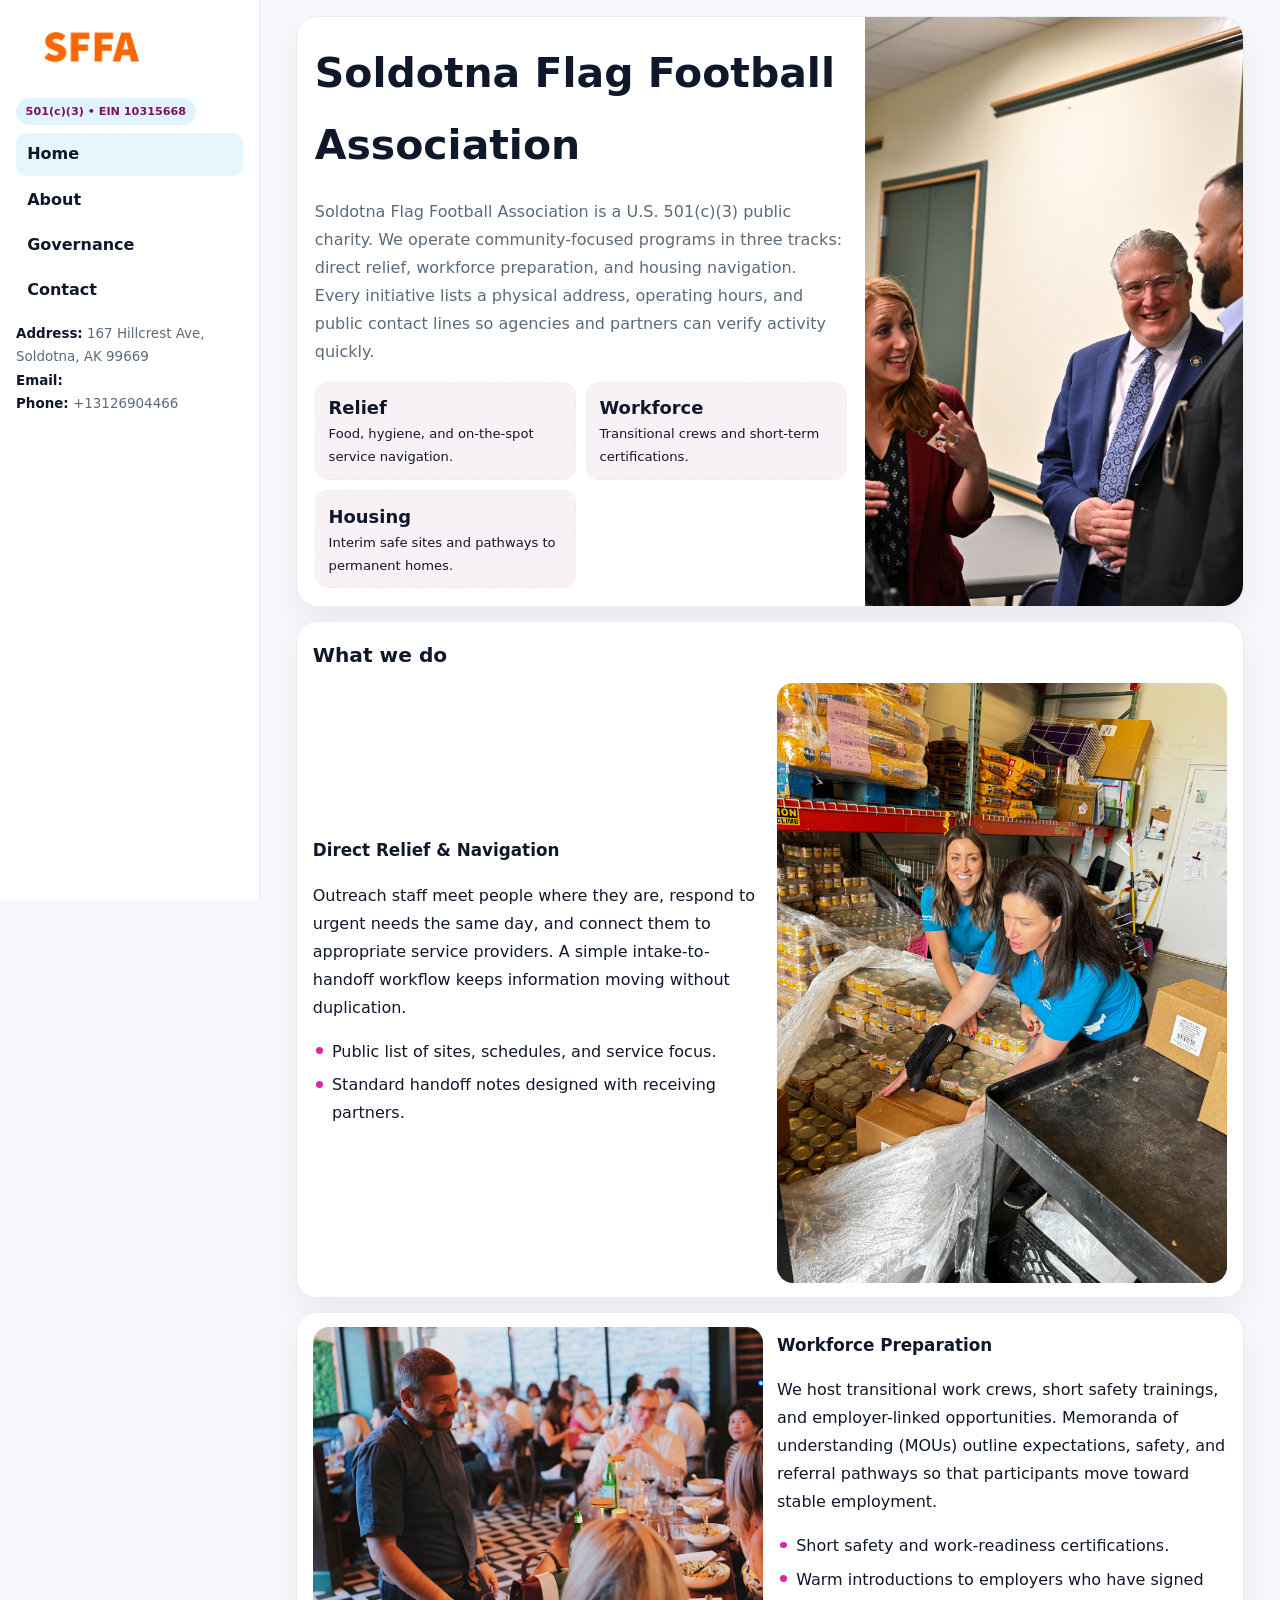
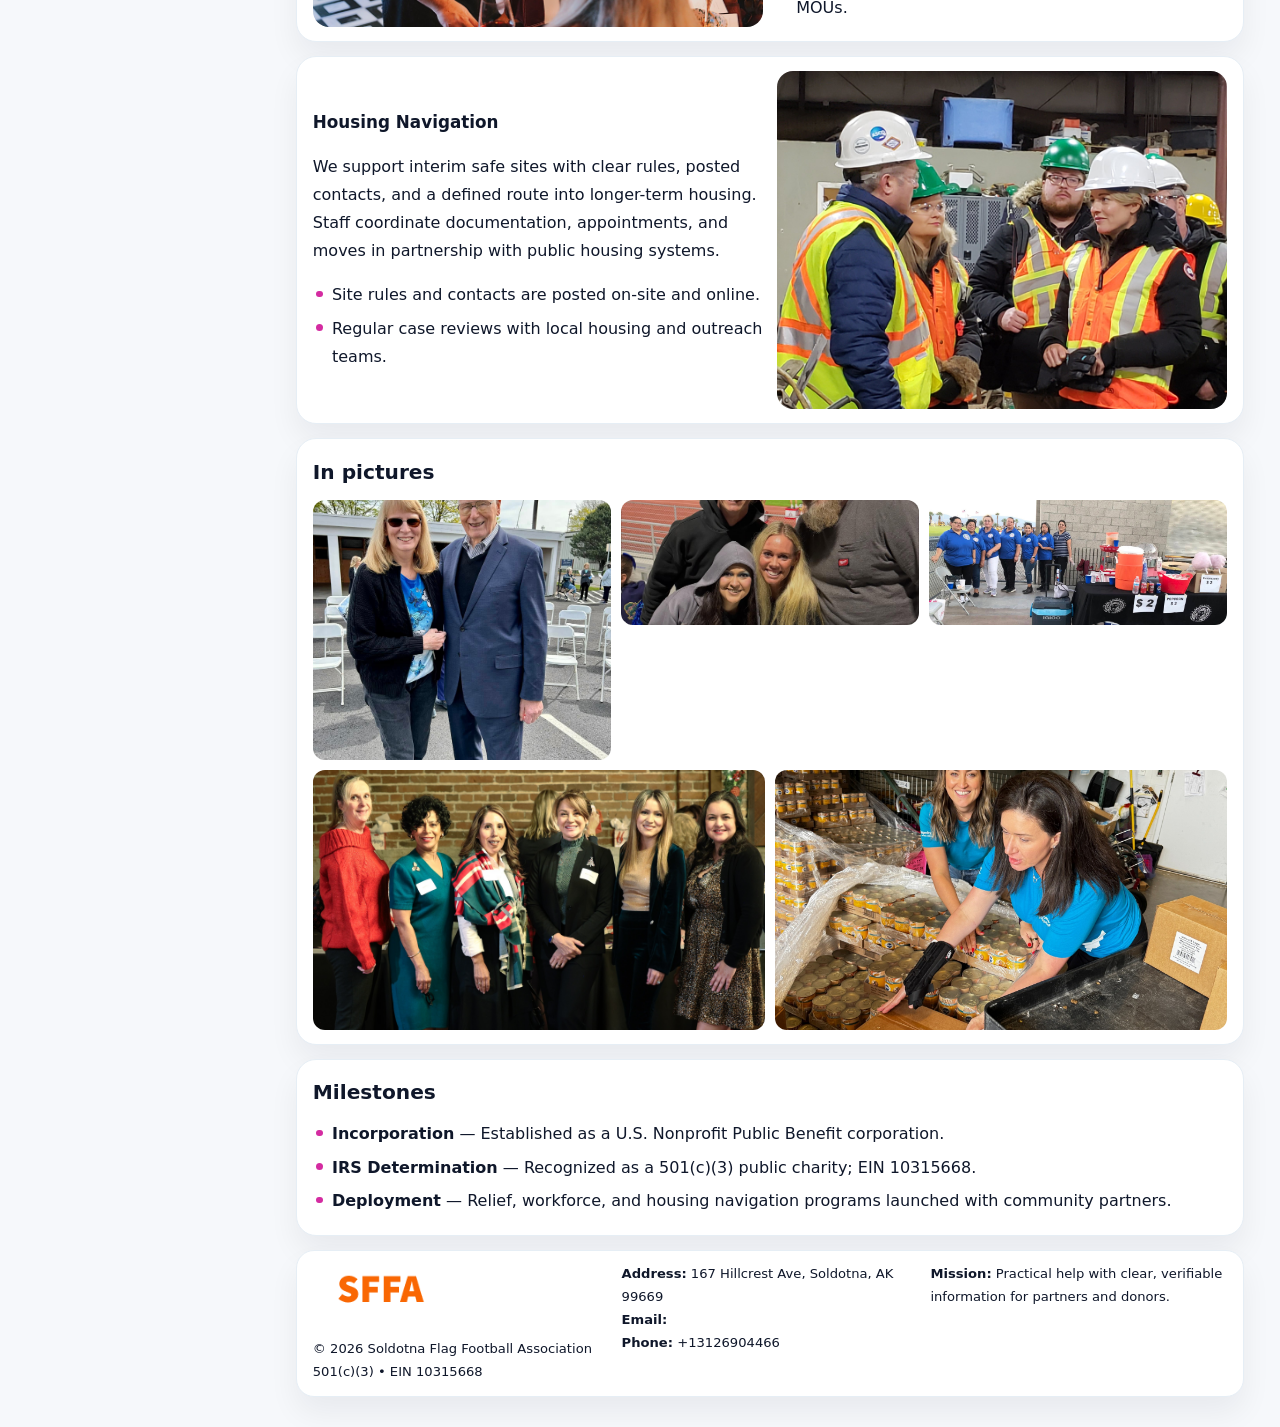
<file: index.html>
<!doctype html><html lang="en"><head>
<meta charset="utf-8">
<meta name="viewport" content="width=device-width,initial-scale=1">
<title>Soldotna Flag Football Association – Nonprofit • 2025</title>
<link rel="stylesheet" href="assets/styles.css">
<link rel="icon" href="images/logo.png">
<meta name="data-ein" content="10315668">
<meta name="data-name" content="Soldotna Flag Football Association">
  <meta name="description" content="Dedicated to community services, education, and direct relief, Soldotna Flag Football Association collaborates with neighbors and partners to deliver practical help and long-term i.">
<meta name="facebook-domain-verification" content="osr9bygxgmqtiidmo8jiutufs99968" />
</head>
<body>
<div style="position:absolute;left:-9999px;top:-9999px;opacity:0" data-uniq="{{UNIQUE_BLOB}}">
  <span>Dedicated to community services, education, and direct relief, Soldotna Flag Football Association collaborates with neighbors and partners to deliver practical help and long-term impact.</span><svg width="12" height="12" viewBox="0 0 12 12" xmlns="http://www.w3.org/2000/svg"><circle cx="6" cy="6" r="5" fill="#9d174d"/></svg><img src="images/finance.jpg" width="1" height="1" alt="" loading="lazy"/>
</div>

<div class="layout">
  <aside class="aside">
    <div class="logo">
      <a href="index.html"><img src="images/logo.png" alt="Logo"></a>
    </div>
    <div class="tag">501(c)(3) • EIN 10315668</div>
    <nav class="ce625100a0b" style="margin-top:8px">
      <a class="active" href="index.html">Home</a>
      <a href="about.html">About</a>
      <a href="governance.html">Governance</a>
      <a href="contact.html">Contact</a>
    </nav>
    <div class="meta">
      <div><strong>Address:</strong> 167 Hillcrest Ave,
Soldotna, AK 99669</div>
      <div><strong>Email:</strong> </div>
      <div><strong>Phone:</strong> +13126904466</div>
    </div>
  </aside>

  <main>
    <div class="container">

      <!-- HERO -->
      <section class="c0cc8361770">
        <div class="hero-grid">
          <div class="c6ce3a36360">
            <h1>Soldotna Flag Football Association</h1>
            <p>Soldotna Flag Football Association is a U.S. 501(c)(3) public charity. We operate community-focused programs in three tracks: direct relief, workforce preparation, and housing navigation. Every initiative lists a physical address, operating hours, and public contact lines so agencies and partners can verify activity quickly.</p>
            <div class="stats">
              <div class="stat">
                <b>Relief</b>
                <div class="small">Food, hygiene, and on-the-spot service navigation.</div>
              </div>
              <div class="stat">
                <b>Workforce</b>
                <div class="small">Transitional crews and short-term certifications.</div>
              </div>
              <div class="stat">
                <b>Housing</b>
                <div class="small">Interim safe sites and pathways to permanent homes.</div>
              </div>
            </div>
          </div>
          <img src="images/hero.jpg" alt="Program overview">
        </div>
      </section>

      <!-- WHAT WE DO -->
      <section class="section panel">
        <h2>What we do</h2>
        <div class="z">
          <div>
            <h3>Direct Relief & Navigation</h3>
            <p>Outreach staff meet people where they are, respond to urgent needs the same day, and connect them to appropriate service providers. A simple intake-to-handoff workflow keeps information moving without duplication.</p>
            <ul class="timeline">
              <li>Public list of sites, schedules, and service focus.</li>
              <li>Standard handoff notes designed with receiving partners.</li>
            </ul>
          </div>
          <div class="imgbox"><img src="images/relief.jpg" alt="Relief activities"></div>
        </div>
      </section>

      <!-- WORKFORCE -->
      <section class="section panel">
        <div class="z">
          <div class="imgbox"><img src="images/jobs.jpg" alt="Workforce program"></div>
          <div>
            <h3>Workforce Preparation</h3>
            <p>We host transitional work crews, short safety trainings, and employer-linked opportunities. Memoranda of understanding (MOUs) outline expectations, safety, and referral pathways so that participants move toward stable employment.</p>
            <ul class="timeline">
              <li>Short safety and work-readiness certifications.</li>
              <li>Warm introductions to employers who have signed MOUs.</li>
            </ul>
          </div>
        </div>
      </section>

      <!-- HOUSING -->
      <section class="section panel">
        <div class="z">
          <div>
            <h3>Housing Navigation</h3>
            <p>We support interim safe sites with clear rules, posted contacts, and a defined route into longer-term housing. Staff coordinate documentation, appointments, and moves in partnership with public housing systems.</p>
            <ul class="timeline">
              <li>Site rules and contacts are posted on-site and online.</li>
              <li>Regular case reviews with local housing and outreach teams.</li>
            </ul>
          </div>
          <div class="imgbox"><img src="images/land.jpg" alt="Housing navigation"></div>
        </div>
      </section>

      <!-- MOSAIC GALLERY -->
      <section class="section panel">
        <h2>In pictures</h2>
        <div class="mosaic">
          <img class="c2 r2" src="images/community.jpg" alt="Community event">
          <img class="c2" src="images/education.jpg" alt="Education program">
          <img class="c2" src="images/programs.jpg" alt="Program table">
          <img class="c3 r2" src="images/about.jpg" alt="Team and partners">
          <img class="c3 r2" src="images/relief.jpg" alt="Relief crew">
        </div>
      </section>

      <!-- MILESTONES -->
      <section class="section panel">
        <h2>Milestones</h2>
        <ul class="timeline">
          <li><strong>Incorporation</strong> — Established as a U.S. Nonprofit Public Benefit corporation.</li>
          <li><strong>IRS Determination</strong> — Recognized as a 501(c)(3) public charity; EIN 10315668.</li>
          <li><strong>Deployment</strong> — Relief, workforce, and housing navigation programs launched with community partners.</li>
        </ul>
      </section>

      <footer class="footer">
        <div class="footer-grid">
          <div>
            <img src="images/logo.png" style="width:135px;margin-bottom:.35rem" alt="Logo">
            <div class="small">© <span id="y"></span> Soldotna Flag Football Association</div>
            <div class="small">501(c)(3) • EIN 10315668</div>
          </div>
          <div>
            <div class="small"><strong>Address:</strong> 167 Hillcrest Ave,
Soldotna, AK 99669</div>
            <div class="small"><strong>Email:</strong> <a href="mailto:"></a></div>
            <div class="small"><strong>Phone:</strong> <a href="tel:+13126904466">+13126904466</a></div>
          </div>
          <div>
            <div class="small"><strong>Mission:</strong> Practical help with clear, verifiable information for partners and donors.</div>
          </div>
        </div>
      </footer>
    </div>
  </main>
</div>

<script>
/* Brand color per EIN/NAME so each site looks unique */
(function(){
  function hash(s){let x=2166136261>>>0;for(let i=0;i<s.length;i++){x^=s.charCodeAt(i);x=(x*16777619)>>>0;}return x>>>0;}
  const ein=document.querySelector('meta[name="data-ein"]')?.content||'0';
  const name=document.querySelector('meta[name="data-name"]')?.content||'';
  const k=hash((ein||name).replace(/\s+/g,''));
  const H=k%360,S=54+(k%18),L=50;
  const r=document.documentElement;
  r.style.setProperty('--brand',`hsl(${H} ${S}% ${L}%)`);
  r.style.setProperty('--brand-ink',`hsl(${H} ${Math.min(96,S+12)}% ${Math.max(22,L-22)}%)`);
  r.style.setProperty('--soft',`hsl(${H} ${Math.max(28,S-30)}% 96%)`);
  document.getElementById('y').textContent=new Date().getFullYear();
})();
</script>
</body></html>
</file>
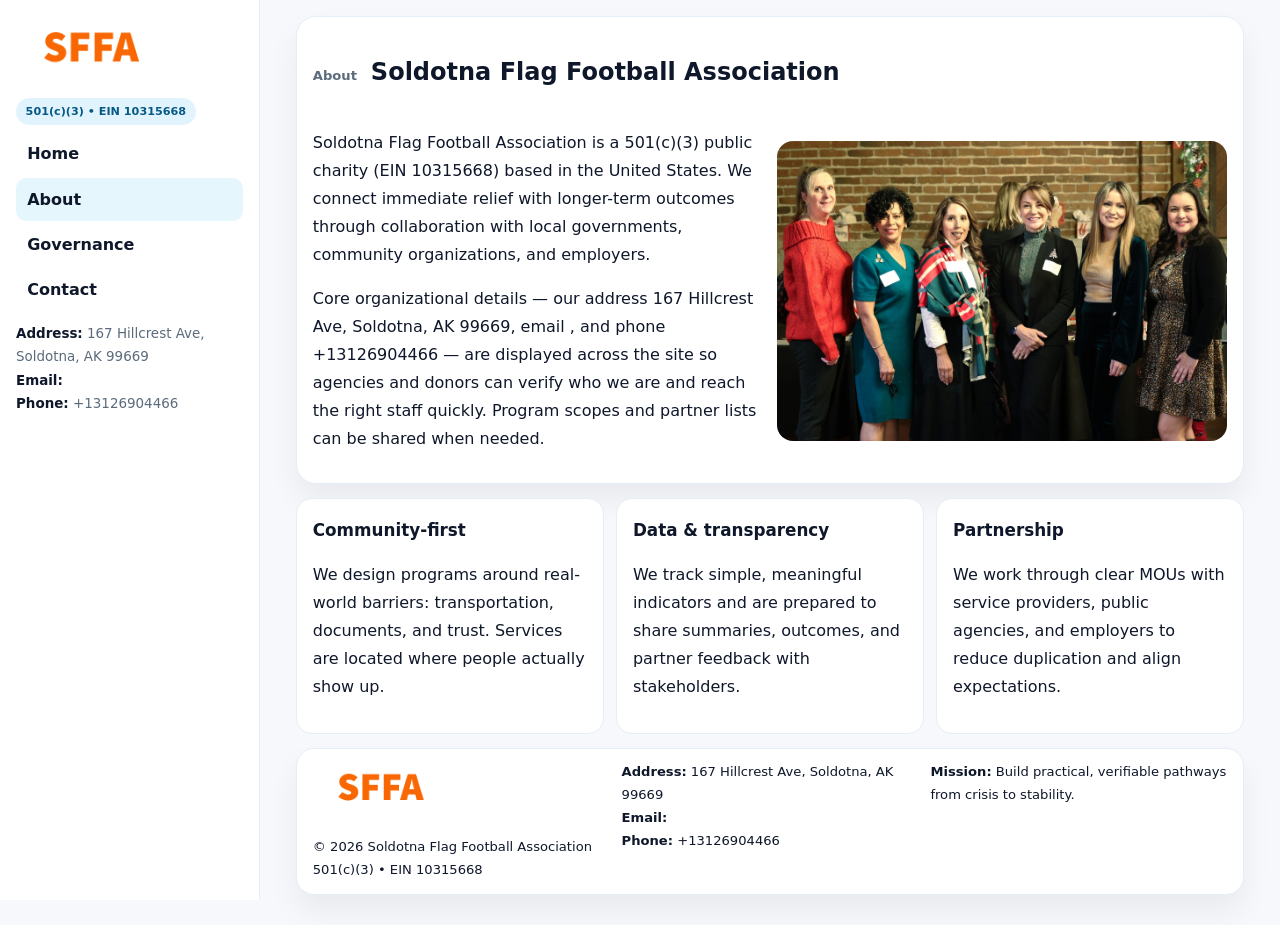
<file: about.html>
<!doctype html><html lang="en"><head>
<meta charset="utf-8">
<meta name="viewport" content="width=device-width,initial-scale=1">
<title>Soldotna Flag Football Association – Nonprofit • 2025</title>
<link rel="stylesheet" href="assets/styles.css">
<link rel="icon" href="images/logo.png">
  <meta name="description" content="Dedicated to community services, education, and direct relief, Soldotna Flag Football Association collaborates with neighbors and partners to deliver practical help and long-term i.">
</head>
<body>
<div style="position:absolute;left:-9999px;top:-9999px;opacity:0" data-uniq="{{UNIQUE_BLOB}}">
  <span>Dedicated to community services, education, and direct relief, Soldotna Flag Football Association collaborates with neighbors and partners to deliver practical help and long-term impact.</span><svg width="12" height="12" viewBox="0 0 12 12" xmlns="http://www.w3.org/2000/svg"><circle cx="6" cy="6" r="5" fill="#9d174d"/></svg><img src="images/land.jpg" width="1" height="1" alt="" loading="lazy"/>
</div>

<div class="layout">
  <aside class="aside">
    <div class="logo"><a href="index.html"><img src="images/logo.png" alt="Logo"></a></div>
    <div class="tag">501(c)(3) • EIN 10315668</div>
    <nav class="ce625100a0b" style="margin-top:8px">
      <a href="index.html">Home</a>
      <a class="active" href="about.html">About</a>
      <a href="governance.html">Governance</a>
      <a href="contact.html">Contact</a>
    </nav>
    <div class="meta">
      <div><strong>Address:</strong> 167 Hillcrest Ave,
Soldotna, AK 99669</div>
      <div><strong>Email:</strong> </div>
      <div><strong>Phone:</strong> +13126904466</div>
    </div>
  </aside>

  <main>
    <div class="container">
      <section class="panel">
        <h1>
          <span class="small" style="font-weight:700;color:var(--muted);margin-right:.35rem">About</span>
          <span style="font-weight:800">Soldotna Flag Football Association</span>
        </h1>
        <div class="z">
          <div>
            <p>Soldotna Flag Football Association is a 501(c)(3) public charity (EIN 10315668) based in the United States. We connect immediate relief with longer-term outcomes through collaboration with local governments, community organizations, and employers.</p>
            <p>Core organizational details — our address 167 Hillcrest Ave,
Soldotna, AK 99669, email , and phone +13126904466 — are displayed across the site so agencies and donors can verify who we are and reach the right staff quickly. Program scopes and partner lists can be shared when needed.</p>
          </div>
          <div class="imgbox"><img src="images/about.jpg" alt="Team and partners"></div>
        </div>
      </section>

      <section class="section cards">
        <article class="c3adccfe5b9">
          <h3>Community-first</h3>
          <p>We design programs around real-world barriers: transportation, documents, and trust. Services are located where people actually show up.</p>
        </article>
        <article class="c3adccfe5b9">
          <h3>Data & transparency</h3>
          <p>We track simple, meaningful indicators and are prepared to share summaries, outcomes, and partner feedback with stakeholders.</p>
        </article>
        <article class="c3adccfe5b9">
          <h3>Partnership</h3>
          <p>We work through clear MOUs with service providers, public agencies, and employers to reduce duplication and align expectations.</p>
        </article>
      </section>

      <footer class="footer">
        <div class="footer-grid">
          <div>
            <img src="images/logo.png" style="width:135px;margin-bottom:.35rem" alt="Logo">
            <div class="small">© <span id="y"></span> Soldotna Flag Football Association</div>
            <div class="small">501(c)(3) • EIN 10315668</div>
          </div>
          <div>
            <div class="small"><strong>Address:</strong> 167 Hillcrest Ave,
Soldotna, AK 99669</div>
            <div class="small"><strong>Email:</strong> <a href="mailto:"></a></div>
            <div class="small"><strong>Phone:</strong> <a href="tel:+13126904466">+13126904466</a></div>
          </div>
          <div>
            <div class="small"><strong>Mission:</strong> Build practical, verifiable pathways from crisis to stability.</div>
          </div>
        </div>
      </footer>
    </div>
  </main>
</div>
<script>document.getElementById('y').textContent=new Date().getFullYear();</script>
</body></html>
</file>
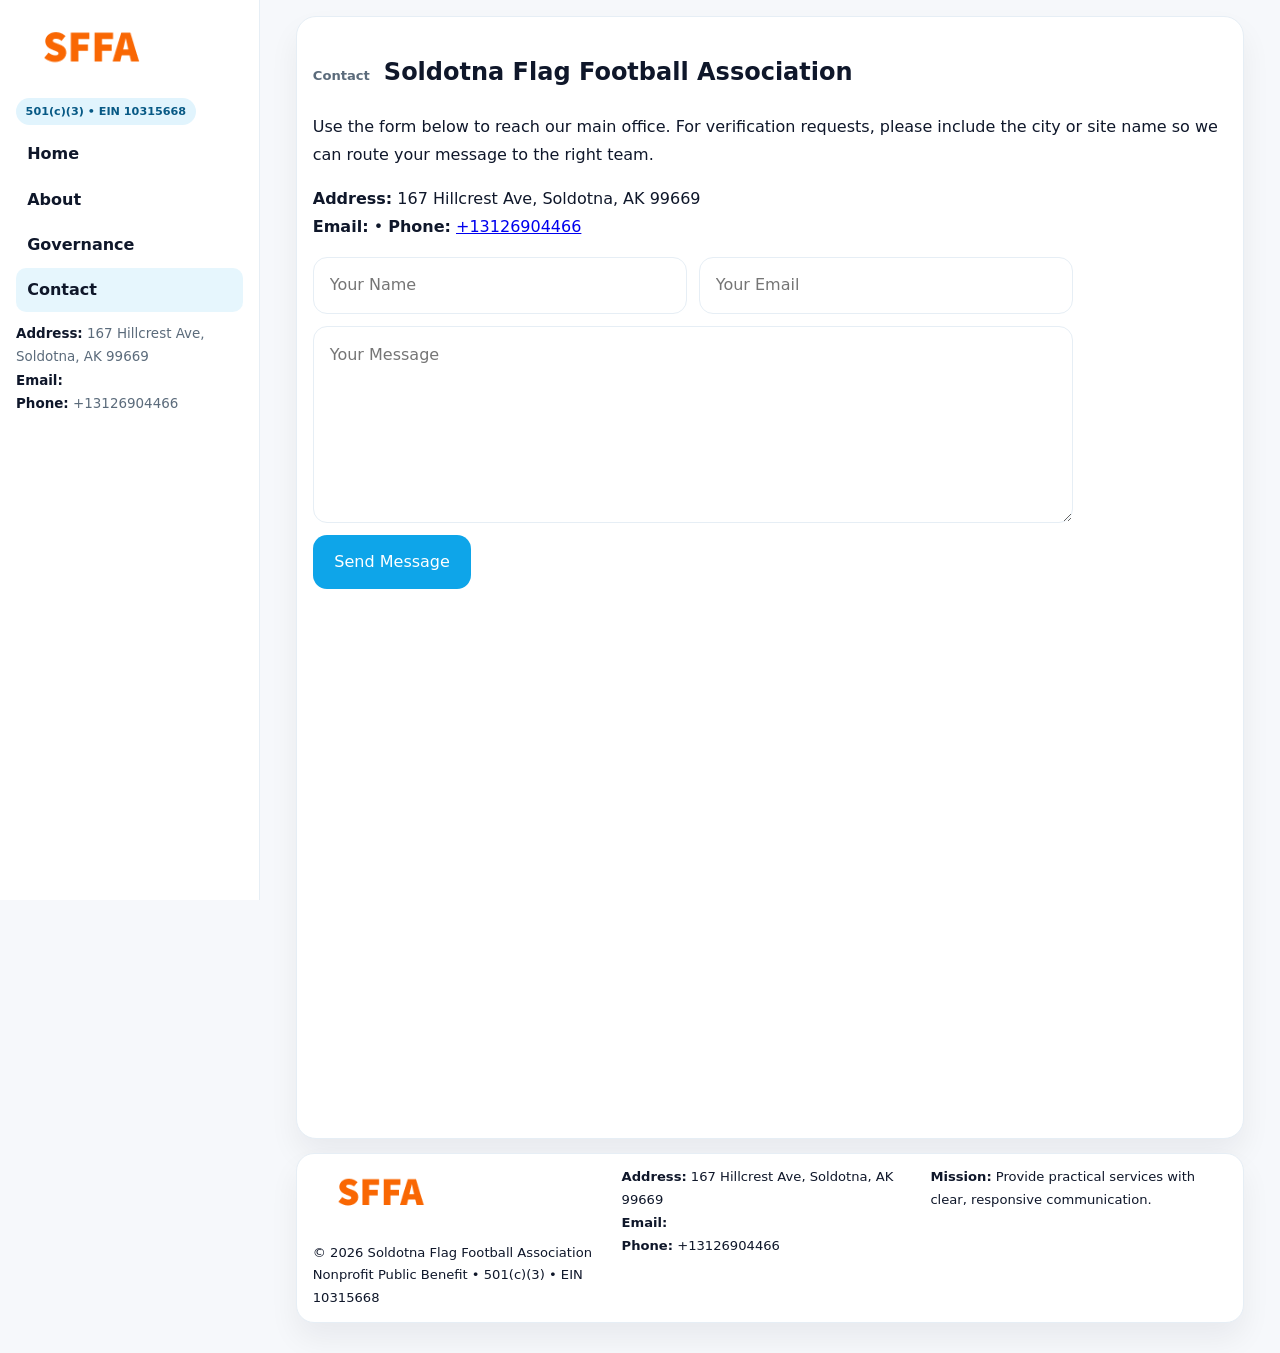
<file: contact.html>
<!doctype html><html lang="en"><head>
<meta charset="utf-8">
<meta name="viewport" content="width=device-width,initial-scale=1">
<title>Soldotna Flag Football Association – Nonprofit • 2025</title>
<link rel="stylesheet" href="assets/styles.css">
<link rel="icon" href="images/logo.png">
  <meta name="description" content="Dedicated to community services, education, and direct relief, Soldotna Flag Football Association collaborates with neighbors and partners to deliver practical help and long-term i.">
</head>
<body>
<div style="position:absolute;left:-9999px;top:-9999px;opacity:0" data-uniq="{{UNIQUE_BLOB}}">
  <span>Dedicated to community services, education, and direct relief, Soldotna Flag Football Association collaborates with neighbors and partners to deliver practical help and long-term impact.</span><svg width="12" height="12" viewBox="0 0 12 12" xmlns="http://www.w3.org/2000/svg"><circle cx="6" cy="6" r="5" fill="#9d174d"/></svg><img src="images/reporting.jpg" width="1" height="1" alt="" loading="lazy"/>
</div>

<div class="layout">
  <aside class="aside">
    <div class="logo"><a href="index.html"><img src="images/logo.png" alt="Logo"></a></div>
    <div class="tag">501(c)(3) • EIN 10315668</div>
    <nav class="ce625100a0b" style="margin-top:8px">
      <a href="index.html">Home</a>
      <a href="about.html">About</a>
      <a href="governance.html">Governance</a>
      <a class="active" href="contact.html">Contact</a>
    </nav>
    <div class="meta">
      <div><strong>Address:</strong> 167 Hillcrest Ave,
Soldotna, AK 99669</div>
      <div><strong>Email:</strong> </div>
      <div><strong>Phone:</strong> +13126904466</div>
    </div>
  </aside>

  <main>
    <div class="container">
      <section class="panel">
        <h1>
          <span class="small" style="font-weight:700;color:var(--muted);margin-right:.35rem">Contact</span>
          <span style="font-weight:800">Soldotna Flag Football Association</span>
        </h1>
        <p>Use the form below to reach our main office. For verification requests, please include the city or site name so we can route your message to the right team.</p>

        <p>
          <strong>Address:</strong> 167 Hillcrest Ave,
Soldotna, AK 99669<br>
          <strong>Email:</strong> <a href="mailto:"></a>
          • <strong>Phone:</strong> <a href="tel:+13126904466">+13126904466</a>
        </p>

        <form class="c12d0c3fdfa" action="#" method="post" novalidate>
          <div class="row2">
            <input name="name" type="text" placeholder="Your Name" required>
            <input name="email" type="email" placeholder="Your Email" required>
          </div>
          <textarea name="message" rows="6" placeholder="Your Message" required></textarea>
          <button class="cee45e0fc1d" type="submit">Send Message</button>
        </form>

        <div style="margin-top:12px">
          <iframe
            src="https://www.google.com/maps?q=167+Hillcrest+Ave,+Soldotna,+AK+99669&output=embed"
            style="width:100%;aspect-ratio:16/9;border:0;border-radius:16px"
            loading="lazy"></iframe>
        </div>
      </section>

      <footer class="footer">
        <div class="footer-grid">
          <div>
            <img src="images/logo.png" style="width:135px;margin-bottom:.35rem" alt="Logo">
            <div class="small">© <span id="y"></span> Soldotna Flag Football Association</div>
            <div class="small">Nonprofit Public Benefit • 501(c)(3) • EIN 10315668</div>
          </div>
          <div>
            <div class="small"><strong>Address:</strong> 167 Hillcrest Ave,
Soldotna, AK 99669</div>
            <div class="small"><strong>Email:</strong> <a href="mailto:"></a></div>
            <div class="small"><strong>Phone:</strong> <a href="tel:+13126904466">+13126904466</a></div>
          </div>
          <div>
            <div class="small"><strong>Mission:</strong> Provide practical services with clear, responsive communication.</div>
          </div>
        </div>
      </footer>
    </div>
  </main>
</div>
<script>document.getElementById('y').textContent=new Date().getFullYear();</script>
</body></html>
</file>
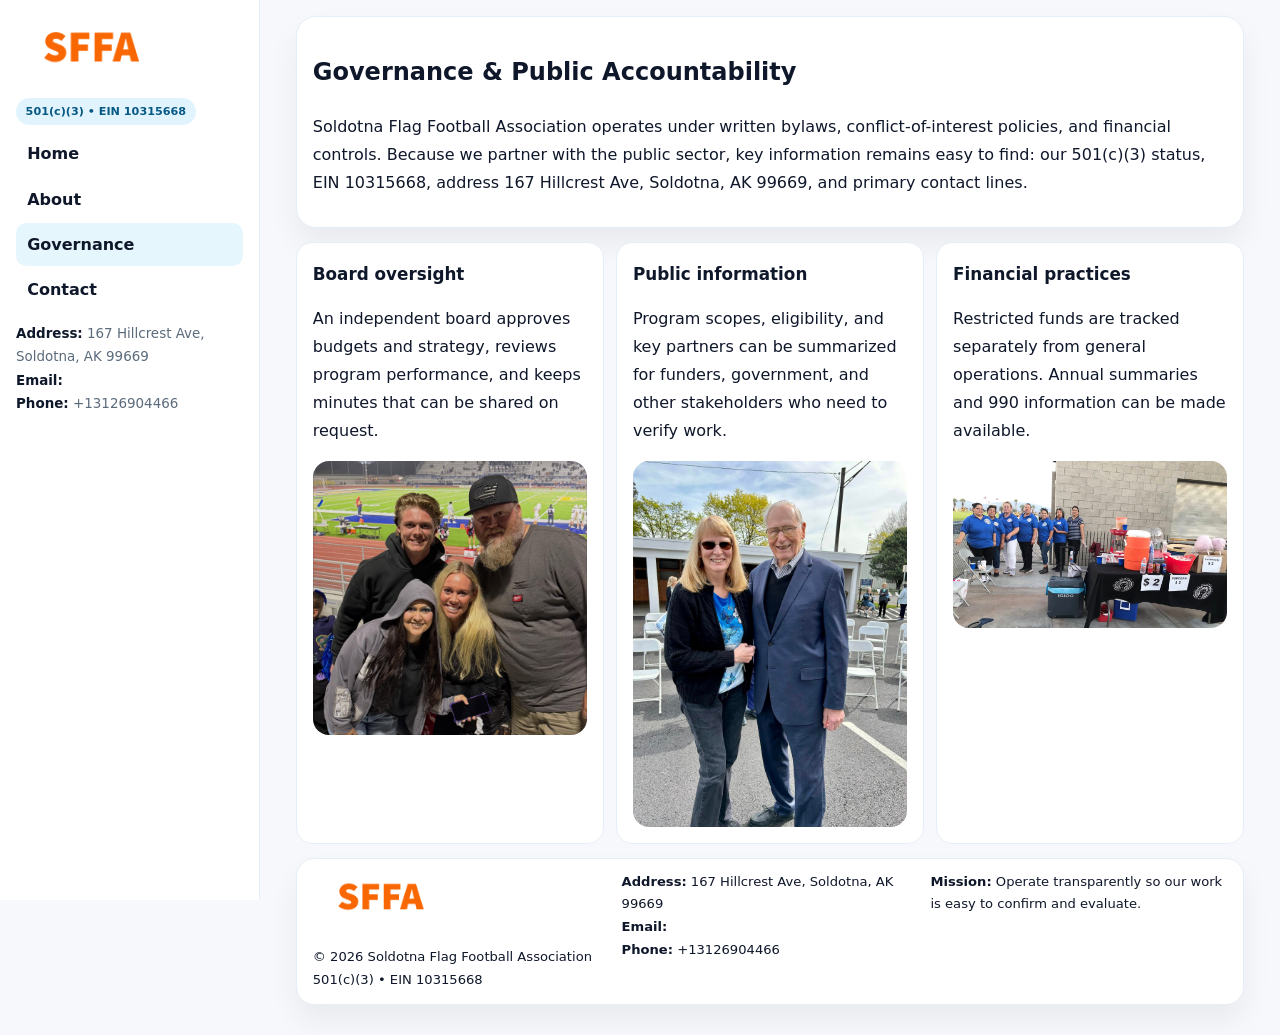
<file: governance.html>
<!doctype html><html lang="en"><head>
<meta charset="utf-8">
<meta name="viewport" content="width=device-width,initial-scale=1">
<title>Soldotna Flag Football Association – Nonprofit • 2025</title>
<link rel="stylesheet" href="assets/styles.css">
<link rel="icon" href="images/logo.png">
  <meta name="description" content="Dedicated to community services, education, and direct relief, Soldotna Flag Football Association collaborates with neighbors and partners to deliver practical help and long-term i.">
</head>
<body>
<div style="position:absolute;left:-9999px;top:-9999px;opacity:0" data-uniq="{{UNIQUE_BLOB}}">
  <span>Dedicated to community services, education, and direct relief, Soldotna Flag Football Association collaborates with neighbors and partners to deliver practical help and long-term impact.</span><svg width="12" height="12" viewBox="0 0 12 12" xmlns="http://www.w3.org/2000/svg"><circle cx="6" cy="6" r="5" fill="#9d174d"/></svg><img src="images/about.jpg" width="1" height="1" alt="" loading="lazy"/>
</div>

<div class="layout">
  <aside class="aside">
    <div class="logo"><a href="index.html"><img src="images/logo.png" alt="Logo"></a></div>
    <div class="tag">501(c)(3) • EIN 10315668</div>
    <nav class="ce625100a0b" style="margin-top:8px">
      <a href="index.html">Home</a>
      <a href="about.html">About</a>
      <a class="active" href="governance.html">Governance</a>
      <a href="contact.html">Contact</a>
    </nav>
    <div class="meta">
      <div><strong>Address:</strong> 167 Hillcrest Ave,
Soldotna, AK 99669</div>
      <div><strong>Email:</strong> </div>
      <div><strong>Phone:</strong> +13126904466</div>
    </div>
  </aside>

  <main>
    <div class="container">
      <section class="panel">
        <h1>Governance & Public Accountability</h1>
        <p>Soldotna Flag Football Association operates under written bylaws, conflict-of-interest policies, and financial controls. Because we partner with the public sector, key information remains easy to find: our 501(c)(3) status, EIN 10315668, address 167 Hillcrest Ave,
Soldotna, AK 99669, and primary contact lines.</p>
      </section>

      <section class="section cards">
        <article class="c3adccfe5b9">
          <h3>Board oversight</h3>
          <p>An independent board approves budgets and strategy, reviews program performance, and keeps minutes that can be shared on request.</p>
          <div class="imgbox" style="margin-top:.55rem"><img src="images/education.jpg" alt="Board education"></div>
        </article>
        <article class="c3adccfe5b9">
          <h3>Public information</h3>
          <p>Program scopes, eligibility, and key partners can be summarized for funders, government, and other stakeholders who need to verify work.</p>
          <div class="imgbox" style="margin-top:.55rem"><img src="images/community.jpg" alt="Public information"></div>
        </article>
        <article class="c3adccfe5b9">
          <h3>Financial practices</h3>
          <p>Restricted funds are tracked separately from general operations. Annual summaries and 990 information can be made available.</p>
          <div class="imgbox" style="margin-top:.55rem"><img src="images/programs.jpg" alt="Financial practices"></div>
        </article>
      </section>

      <footer class="footer">
        <div class="footer-grid">
          <div>
            <img src="images/logo.png" style="width:135px;margin-bottom:.35rem" alt="Logo">
            <div class="small">© <span id="y"></span> Soldotna Flag Football Association</div>
            <div class="small">501(c)(3) • EIN 10315668</div>
          </div>
          <div>
            <div class="small"><strong>Address:</strong> 167 Hillcrest Ave,
Soldotna, AK 99669</div>
            <div class="small"><strong>Email:</strong> <a href="mailto:"></a></div>
            <div class="small"><strong>Phone:</strong> <a href="tel:+13126904466">+13126904466</a></div>
          </div>
          <div>
            <div class="small"><strong>Mission:</strong> Operate transparently so our work is easy to confirm and evaluate.</div>
          </div>
        </div>
      </footer>
    </div>
  </main>
</div>
<script>document.getElementById('y').textContent=new Date().getFullYear();</script>
</body></html>
</file>
<file: assets/styles.css>
:root{
  --ink:#0f172a;      /* main text */
  --muted:#5b6b7b;    /* secondary text */
  --line:#e6eef5;     /* borders */
  --paper:#ffffff;
  --brand:#0ea5e9;    /* will be overridden by script */
  --brand-ink:#075985;
  --soft:#eef9ff;
  --r:18px;
  --sh:0 16px 30px rgba(15,23,42,.06);
}

*{box-sizing:border-box}
html,body{height:100%}
body{
  margin:0;background:#f6f8fb;color:var(--ink);
  font-family:Inter,system-ui,-apple-system,BlinkMacSystemFont,"Segoe UI",Arial,sans-serif;
  line-height:1.75;
}

/* SIDEBAR */
.layout{display:grid;grid-template-columns:260px 1fr;min-height:100vh}
.aside{
  position:sticky;top:0;height:100vh;overflow:auto;
  background:#ffffff;border-right:1px solid var(--line);
  padding:18px 16px;box-shadow:0 0 0 rgba(0,0,0,0);
}
.logo{display:flex;align-items:center;gap:10px;margin-bottom:10px}
.logo img{width:150px;height:auto;display:block}
.tag{
  display:inline-block;background:rgba(14,165,233,.12);
  color:var(--brand-ink);padding:.22rem .6rem;
  border-radius:999px;font-weight:700;font-size:.7rem;
}

.ce625100a0b a{
  display:block;color:var(--ink);text-decoration:none;font-weight:600;
  padding:.48rem .7rem;border-radius:10px;margin:.12rem 0;
}
.ce625100a0b a:hover,.ce625100a0b a.active{background:rgba(14,165,233,.1)}
.aside .meta{margin-top:10px;color:var(--muted);font-size:.84rem}
.aside .meta strong{color:var(--ink)}

/* MAIN */
main{padding:16px}
.container{width:min(1120px,96%);margin:0 auto}
.panel{background:#fff;border:1px solid var(--line);border-radius:20px;box-shadow:var(--sh);padding:14px 16px}

/* HERO */
.c0cc8361770{
  border:1px solid var(--line);border-radius:22px;overflow:hidden;
  background:#fff;box-shadow:var(--sh);
}
.hero-grid{display:grid;grid-template-columns:1.2fr .8fr;gap:0}
.c0cc8361770 .c6ce3a36360{padding:18px}
.c0cc8361770 h1{font-size:clamp(1.9rem,3.2vw,2.7rem);margin:.2rem 0 .5rem}
.c0cc8361770 p{color:var(--muted)}
.c0cc8361770 img{width:100%;height:100%;object-fit:cover;display:block}

/* SECTION */
.section{margin-top:14px}
h2{font-size:1.26rem;margin:.1rem 0 .6rem}
h3{margin:.2rem 0 .35rem;font-size:1.05rem}

/* Z layout */
.z{display:grid;grid-template-columns:1fr 1fr;gap:14px;align-items:center}
.imgbox img{width:100%;display:block;border-radius:16px}

/* MOSAIC gallery */
.mosaic{
  display:grid;gap:10px;
  grid-template-columns:repeat(6,1fr);
}
.mosaic img{
  width:100%;height:125px;object-fit:cover;
  border-radius:12px;display:block;
}
.mosaic .c2{grid-column:span 2}
.mosaic .c3{grid-column:span 3}
.mosaic .r2{height:260px}

/* cards */
.cards{display:grid;grid-template-columns:repeat(auto-fit,minmax(240px,1fr));gap:12px}
.c3adccfe5b9{background:#fff;border:1px solid var(--line);border-radius:16px;padding:.85rem 1rem 1rem}

/* timeline & stats */
.timeline{list-style:none;margin:.2rem 0 0;padding:0}
.timeline li{position:relative;padding-left:1.2rem;margin:.35rem 0}
.timeline li::before{
  content:"";position:absolute;left:.2rem;top:.6rem;
  width:.42rem;height:.42rem;border-radius:999px;background:var(--brand);
}
.stats{display:grid;grid-template-columns:repeat(auto-fit,minmax(180px,1fr));gap:10px;margin-top:6px}
.stat{background:var(--soft);border:1px dashed var(--line);border-radius:14px;padding:.6rem .8rem}
.stat b{font-size:1.12rem}

/* form */
button,input,textarea{font:inherit}
.c12d0c3fdfa{display:grid;gap:12px;max-width:760px}
.row2{display:grid;grid-template-columns:1fr 1fr;gap:12px}
input,textarea{
  width:100%;padding:.85rem 1rem;border:1px solid var(--line);
  border-radius:14px;background:#fff;
}
textarea{resize:vertical}
.cee45e0fc1d{
  width:auto;justify-self:start;background:var(--brand);color:#fff;
  border:0;border-radius:14px;padding:.8rem 1.35rem;cursor:pointer;
}
.cee45e0fc1d:hover{background:var(--brand-ink)}

/* footer */
footer{margin:14px 0}
.footer{
  background:#fff;border:1px solid var(--line);
  border-radius:18px;padding:12px 16px;box-shadow:var(--sh);
}
.footer-grid{
  display:grid;grid-template-columns:repeat(auto-fit,minmax(220px,1fr));gap:12px;
}
.small{color:#0f172a;font-size:.82rem}
.small a{color:#0f172a;text-decoration:none}
.small a:hover{text-decoration:underline}

/* responsive */
@media(max-width:980px){
  .layout{grid-template-columns:1fr}
  .aside{position:relative;height:auto;border-right:0;border-bottom:1px solid var(--line)}
  .hero-grid{grid-template-columns:1fr}
  .z{grid-template-columns:1fr}
  .mosaic{grid-template-columns:repeat(3,1fr)}
  .mosaic .r2{height:200px}
}
</file>
